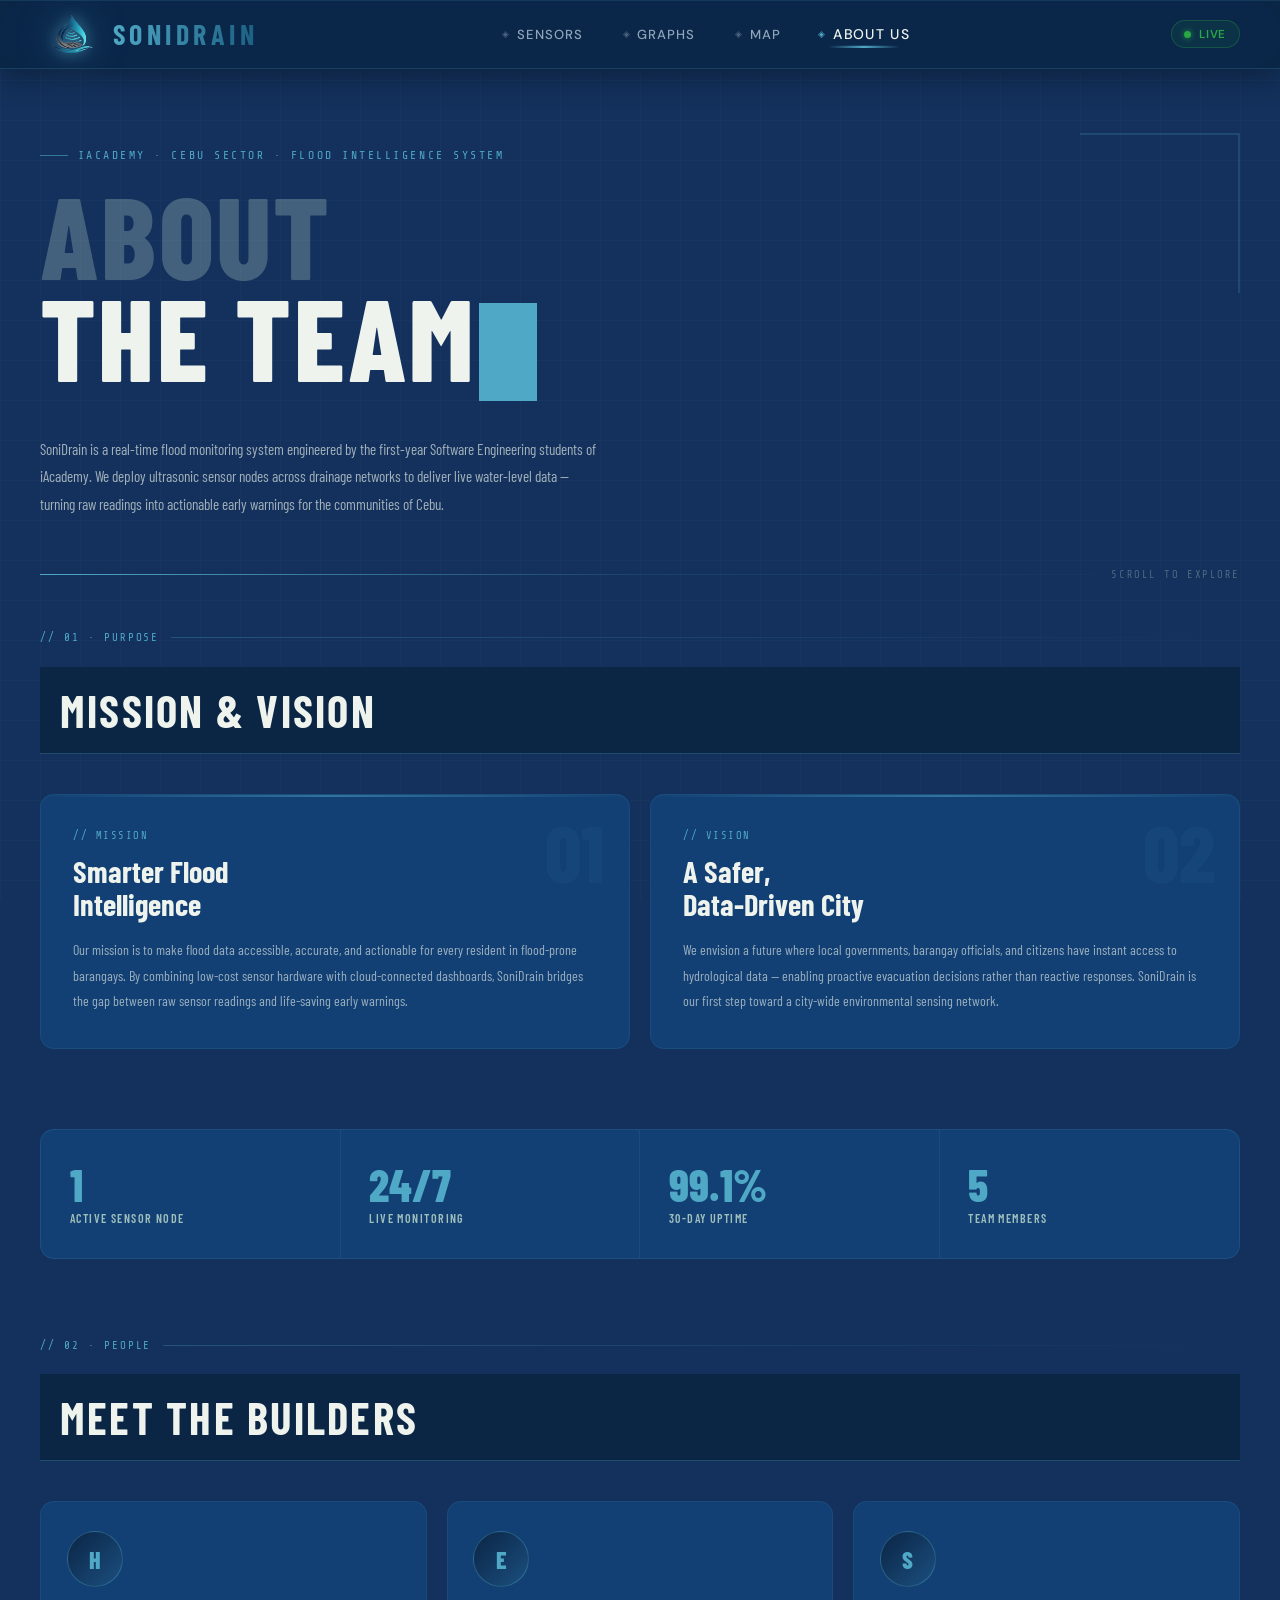
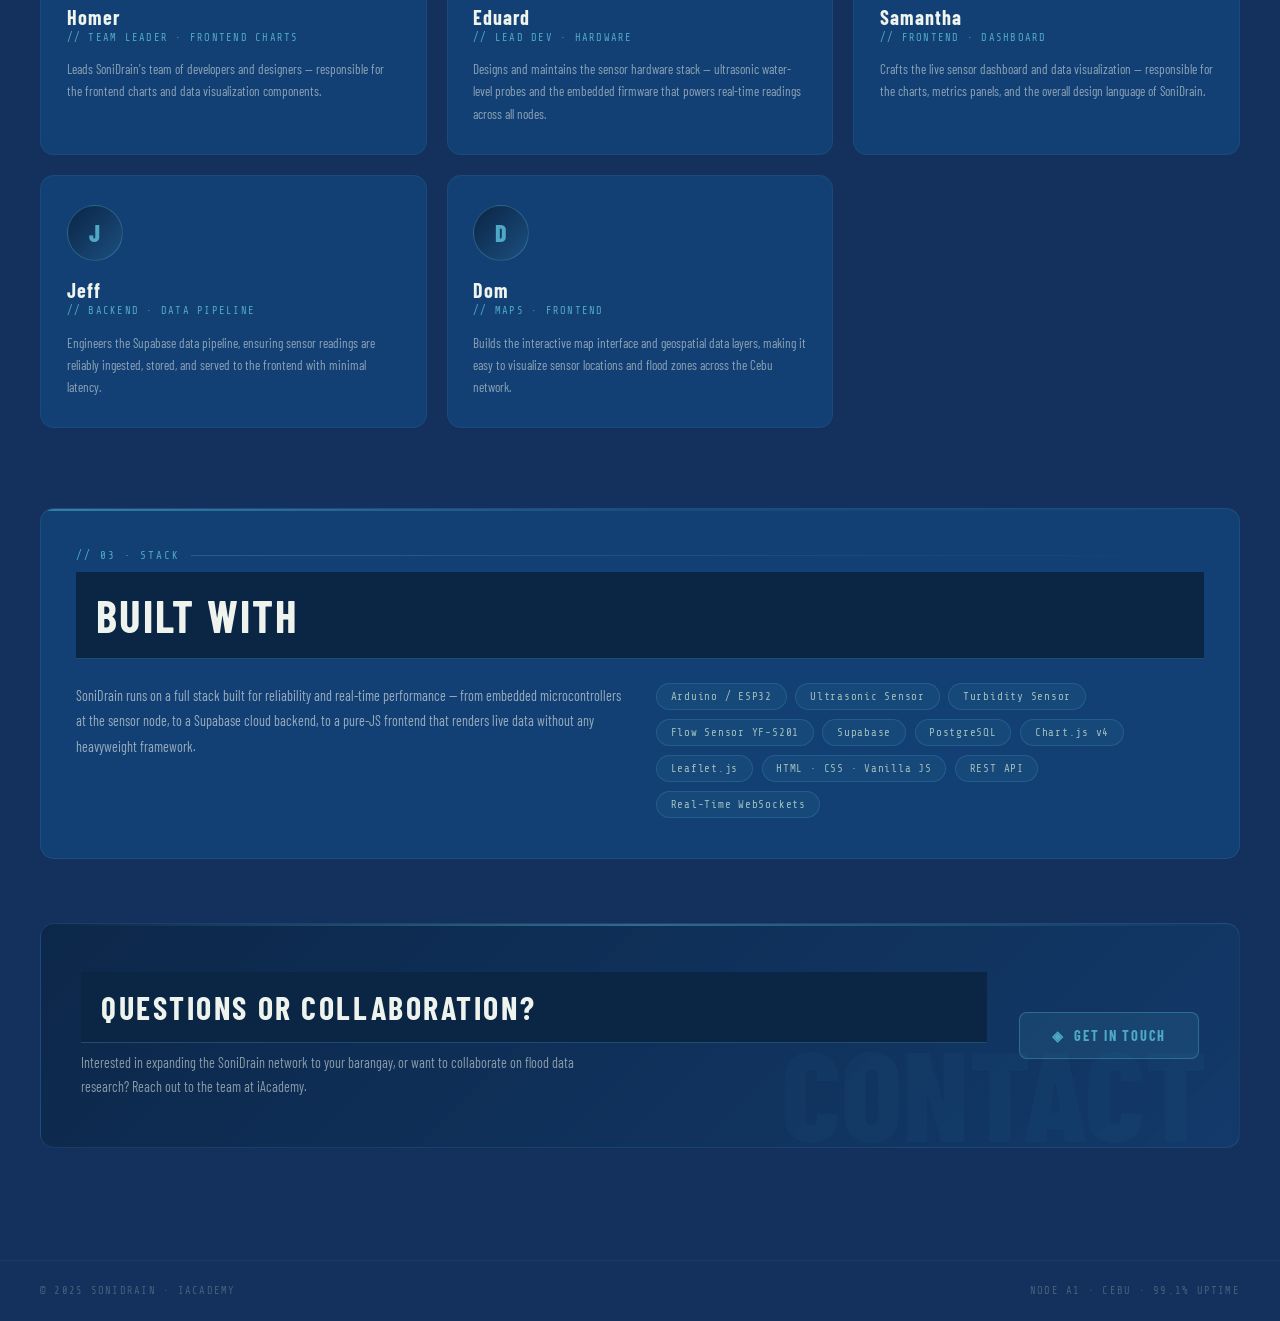
<file: Aboutus.html>
<!DOCTYPE html>
<html lang="en">
<head>
  <meta charset="UTF-8"/>
  <meta name="viewport" content="width=device-width, initial-scale=1.0"/>
  <title>SoniDrain · About Us</title>
  <link href="https://fonts.googleapis.com/css2?family=Barlow+Condensed:wght@400;600;700;800&family=DM+Sans:wght@300;400;500&family=Share+Tech+Mono&display=swap" rel="stylesheet"/>
  <link rel="stylesheet" href="sonidrain.css"/>
</head>
<body>

<div class="scanline"></div>

<!-- ── NAV ── -->
<nav id="mainNav">
  <div class="nav-inner">
    <a class="nav-title" href="index.html">
      <img src="[data-uri]" alt="SoniDrain logo" class="nav-logo"/>
      <span class="nav-brand">SONI<span style="color:var(--muted)">DRAIN</span></span>
    </a>

    <ul class="nav-links" role="list">
      <li><a href="index.html"      class="nav-link"><span class="nav-link-icon">◈</span>Sensors</a></li>
      <li><a href="Testingchart.html" class="nav-link"><span class="nav-link-icon">◈</span>Graphs</a></li>
      <li><a href="Maps.html"         class="nav-link"><span class="nav-link-icon">◈</span>Map</a></li>
      <li><a href="AboutUs.html"      class="nav-link active"><span class="nav-link-icon">◈</span>About Us</a></li>
    </ul>

    <div class="nav-status">
      <span class="status-dot"></span>
      <span class="status-text">Live</span>
    </div>

    <button class="hamburger" id="hamburger" aria-label="Toggle menu" aria-expanded="false">
      <span></span><span></span><span></span>
    </button>
  </div>

  <div class="mobile-menu" id="mobileMenu" aria-hidden="true">
    <a href="index.html"      class="mobile-link"><span class="mobile-link-label">Sensors</span></a>
    <a href="Testingchart.html" class="mobile-link"><span class="mobile-link-label">Graphs</span></a>
    <a href="Maps.html"         class="mobile-link"><span class="mobile-link-label">Map</span></a>
    <div class="mobile-divider"></div>
    <a href="AboutUs.html"      class="mobile-link mobile-link-about"><span class="mobile-link-label">About Us</span></a>
  </div>
</nav>

<!-- ── HERO ── -->
<section class="about-hero">
  <p class="about-eyebrow">iAcademy · Cebu Sector · Flood Intelligence System</p>
  <h1 class="about-headline">
    <span class="h-dim">About</span>
    <span class="h-bright">The Team<span class="cursor-blink"></span></span>
  </h1>
  <p class="about-intro">
    SoniDrain is a real-time flood monitoring system engineered by the first-year Software Engineering students of iAcademy. We deploy ultrasonic sensor nodes across drainage networks to deliver live water-level data — turning raw readings into actionable early warnings for the communities of Cebu.
  </p>
  <div class="about-divider" data-label="SCROLL TO EXPLORE"></div>
</section>

<!-- ── MAIN CONTENT ── -->
<main class="about-main">

  <!-- MISSION & VISION -->
  <section class="mv-section">
    <p class="about-label" style="animation-delay:0.05s">// 01 · Purpose</p>
    <h2 class="about-section-title" style="animation-delay:0.1s">Mission &amp; Vision</h2>

    <div class="mv-grid">
      <div class="mv-card" style="animation-delay:0.15s">
        <span class="mv-bg-num">01</span>
        <p class="mv-tag">// Mission</p>
        <h3 class="mv-title">Smarter Flood<br/>Intelligence</h3>
        <p class="mv-body">Our mission is to make flood data accessible, accurate, and actionable for every resident in flood-prone barangays. By combining low-cost sensor hardware with cloud-connected dashboards, SoniDrain bridges the gap between raw sensor readings and life-saving early warnings.</p>
      </div>
      <div class="mv-card" style="animation-delay:0.25s">
        <span class="mv-bg-num">02</span>
        <p class="mv-tag">// Vision</p>
        <h3 class="mv-title">A Safer,<br/>Data-Driven City</h3>
        <p class="mv-body">We envision a future where local governments, barangay officials, and citizens have instant access to hydrological data — enabling proactive evacuation decisions rather than reactive responses. SoniDrain is our first step toward a city-wide environmental sensing network.</p>
      </div>
    </div>
  </section>

  <!-- STATS STRIP -->
  <div class="about-stats" style="animation-delay:0.3s">
    <div class="stat-cell">
      <span class="stat-num">1</span>
      <span class="stat-lbl">Active Sensor Node</span>
    </div>
    <div class="stat-cell">
      <span class="stat-num">24/7</span>
      <span class="stat-lbl">Live Monitoring</span>
    </div>
    <div class="stat-cell">
      <span class="stat-num">99.1%</span>
      <span class="stat-lbl">30-Day Uptime</span>
    </div>
    <div class="stat-cell">
      <span class="stat-num">5</span>
      <span class="stat-lbl">Team Members</span>
    </div>
  </div>

  <!-- TEAM -->
  <section class="team-section">
    <p class="about-label" style="animation-delay:0.35s">// 02 · People</p>
    <h2 class="about-section-title" style="animation-delay:0.4s">Meet the Builders</h2>

    <div class="about-team-grid">
      <div class="about-team-card" style="animation-delay:0.45s">
        <div class="team-av">H</div>
        <div class="team-nm">Homer</div>
        <div class="team-rl">// Team Leader · Frontend Charts</div>
        <p class="team-bi">Leads SoniDrain's team of developers and designers — responsible for the frontend charts and data visualization components.</p>
      </div>

      <div class="about-team-card" style="animation-delay:0.52s">
        <div class="team-av">E</div>
        <div class="team-nm">Eduard</div>
        <div class="team-rl">// Lead Dev · Hardware</div>
        <p class="team-bi">Designs and maintains the sensor hardware stack — ultrasonic water-level probes and the embedded firmware that powers real-time readings across all nodes.</p>
      </div>

      <div class="about-team-card" style="animation-delay:0.59s">
        <div class="team-av">S</div>
        <div class="team-nm">Samantha</div>
        <div class="team-rl">// Frontend · Dashboard</div>
        <p class="team-bi">Crafts the live sensor dashboard and data visualization — responsible for the charts, metrics panels, and the overall design language of SoniDrain.</p>
      </div>

      <div class="about-team-card" style="animation-delay:0.66s">
        <div class="team-av">J</div>
        <div class="team-nm">Jeff</div>
        <div class="team-rl">// Backend · Data Pipeline</div>
        <p class="team-bi">Engineers the Supabase data pipeline, ensuring sensor readings are reliably ingested, stored, and served to the frontend with minimal latency.</p>
      </div>

      <div class="about-team-card" style="animation-delay:0.73s">
        <div class="team-av">D</div>
        <div class="team-nm">Dom</div>
        <div class="team-rl">// Maps · Frontend</div>
        <p class="team-bi">Builds the interactive map interface and geospatial data layers, making it easy to visualize sensor locations and flood zones across the Cebu network.</p>
      </div>
    </div>
  </section>

  <!-- TECH STACK -->
  <div class="about-tech" style="animation-delay:0.8s">
    <p class="about-label" style="margin-bottom:0.6rem; animation-delay:0s; opacity:1">// 03 · Stack</p>
    <h2 class="about-section-title" style="margin-bottom:1.5rem; animation-delay:0s; opacity:1">Built With</h2>

    <div class="tech-two-col">
      <p class="tech-intro">
        SoniDrain runs on a full stack built for reliability and real-time performance — from embedded microcontrollers at the sensor node, to a Supabase cloud backend, to a pure-JS frontend that renders live data without any heavyweight framework.
      </p>
      <div class="tech-pills">
        <span class="tech-pill">Arduino / ESP32</span>
        <span class="tech-pill">Ultrasonic Sensor</span>
        <span class="tech-pill">Turbidity Sensor</span>
        <span class="tech-pill">Flow Sensor YF-S201</span>
        <span class="tech-pill">Supabase</span>
        <span class="tech-pill">PostgreSQL</span>
        <span class="tech-pill">Chart.js v4</span>
        <span class="tech-pill">Leaflet.js</span>
        <span class="tech-pill">HTML · CSS · Vanilla JS</span>
        <span class="tech-pill">REST API</span>
        <span class="tech-pill">Real-Time WebSockets</span>
      </div>
    </div>
  </div>

  <!-- CTA -->
  <div class="about-cta" style="animation-delay:0.9s">
    <div>
      <h2 class="cta-title">Questions or Collaboration?</h2>
      <p class="cta-sub">Interested in expanding the SoniDrain network to your barangay, or want to collaborate on flood data research? Reach out to the team at iAcademy.</p>
    </div>
    <a href="mailto:sonidrain2026@gmail.com" class="cta-btn">◈&nbsp; Get In Touch</a>
  </div>

</main>

<!-- FOOTER -->
<footer class="about-footer">
  <span>© 2025 SoniDrain · iAcademy</span>
  <span>Node A1 · Cebu · 99.1% Uptime</span>
</footer>

<!-- NAV SCRIPT -->
<script>
  document.addEventListener('DOMContentLoaded', function () {
    var btn    = document.getElementById('hamburger');
    var drawer = document.getElementById('mobileMenu');
    if (!btn || !drawer) return;
    btn.addEventListener('click', function () {
      var isOpen = drawer.classList.toggle('open');
      btn.classList.toggle('open', isOpen);
      btn.setAttribute('aria-expanded', String(isOpen));
      drawer.setAttribute('aria-hidden', String(!isOpen));
    });
    drawer.querySelectorAll('a').forEach(function (link) {
      link.addEventListener('click', function () {
        drawer.classList.remove('open');
        btn.classList.remove('open');
        btn.setAttribute('aria-expanded', 'false');
        drawer.setAttribute('aria-hidden', 'true');
      });
    });
  });
</script>

</body>
</html>
</file>
<file: sonidrain.css>
*, *::before, *::after { box-sizing: border-box; margin: 0; padding: 0; }

/* remove default top margin from headings so sticky nav doesn't create gap */
h1, h2, h3, h4, h5, h6 { margin-top: 0; }

:root {
  --bg: #13315c;
  --surface: #134074;
  --border: #0b2545;
  --accent: #f4e9cd;
  --text: #eef4ed;
  --muted: #9dbebb;
}

 body {
    background: var(--bg);
    color: var(--text);
    font-family: 'DM Sans', sans-serif;
    min-height: 100vh;
    overflow-x: hidden;
    /* allow vertical touch scrolling by default */
    touch-action: pan-y;
  }

  /* Animated background grid */
  body::before {
    content: '';
    position: fixed;
    inset: 0;
    background-image: 
      linear-gradient(rgba(157,190,187,0.03) 1px, transparent 1px),
      linear-gradient(90deg, rgba(157,190,187,0.03) 1px, transparent 1px);
    background-size: 40px 40px;
    pointer-events: none;
    z-index: 0;
  }

/* ── NAV SHELL ── */
nav {
  position: sticky;
  top: 0;
  z-index: 100;
  background: var(--border);
  backdrop-filter: blur(12px);
  border-bottom: 1px solid var(--border);
}

.nav-inner {
  display: flex;
  align-items: center;
  justify-content: space-between;
  padding: 0 2.5rem;
  height: 64px;
}

/* ── TITLE ── */
.nav-title {
  text-decoration: none;
  display: flex;
  align-items: center;
  gap: 0.55rem;
}

.nav-logo {
  height: 40px;
  width: auto;
  display: block;
  filter: drop-shadow(0 0 6px rgba(79, 168, 197, 0.7)) drop-shadow(0 0 14px rgba(79, 168, 197, 0.4));
}

.nav-title-text {
  font-family: 'Barlow Condensed', 'DM Sans', sans-serif;
  font-size: 2.0rem;
  font-weight: 700;
  letter-spacing: 0.12em;
  text-transform: uppercase;
  background: linear-gradient(to right, #4fa8c5, #1a5f82);
  -webkit-background-clip: text;
  -webkit-text-fill-color: transparent;
  background-clip: text;
  filter: drop-shadow(0 0 6px rgba(79, 168, 197, 0.7)) drop-shadow(0 0 14px rgba(79, 168, 197, 0.4));
}

.nav-links { list-style: none; display: flex; align-items: center; gap: 0.15rem; margin: 0; padding: 0; }

/* Nav shell */
nav#mainNav {
  position: sticky;
  top: 0;
  z-index: 200;
  background: rgba(11, 37, 69, 0.92);
  backdrop-filter: blur(20px) saturate(180%);
  -webkit-backdrop-filter: blur(20px) saturate(180%);
  border-bottom: 1px solid rgba(79, 168, 197, 0.2);
  box-shadow: 0 4px 32px rgba(0, 0, 0, 0.4), 0 1px 0 rgba(79, 168, 197, 0.15) inset;
}

/* Inner layout */
nav#mainNav .nav-inner {
  display: flex;
  align-items: center;
  justify-content: space-between;
  padding: 0 2.5rem;
  height: 68px;
  max-width: 1400px;
  margin: 0 auto;
}

/* Brand / logo */
nav#mainNav .nav-title {
  text-decoration: none;
  display: flex;
  align-items: center;
  gap: 0.65rem;
  flex-shrink: 0;
}

nav#mainNav .nav-logo {
  height: 38px;
  width: auto;
  filter: drop-shadow(0 0 8px rgba(79, 168, 197, 0.8)) drop-shadow(0 0 20px rgba(79, 168, 197, 0.35));
  transition: filter 0.3s ease;
}

nav#mainNav .nav-title:hover .nav-logo {
  filter: drop-shadow(0 0 12px rgba(79, 168, 197, 1)) drop-shadow(0 0 28px rgba(79, 168, 197, 0.6));
}

nav#mainNav .nav-brand {
  font-family: 'Barlow Condensed', 'DM Sans', sans-serif;
  font-size: 1.75rem;
  font-weight: 700;
  letter-spacing: 0.16em;
  text-transform: uppercase;
  background: linear-gradient(to right, #4fa8c5, #1a5f82);
  -webkit-background-clip: text;
  -webkit-text-fill-color: transparent;
  background-clip: text;
  line-height: 1;
}

/* Nav links */
nav#mainNav .nav-link {
  position: relative;
  display: flex;
  align-items: center;
  gap: 0.4rem;
  color: rgba(200, 220, 235, 0.7);
  text-decoration: none;
  font-family: 'DM Sans', sans-serif;
  font-size: 0.82rem;
  font-weight: 500;
  letter-spacing: 0.08em;
  text-transform: uppercase;
  padding: 0.55rem 1.1rem;
  border-radius: 6px;
  border: 1px solid transparent;
  transition: color 0.2s, background 0.2s, border-color 0.2s;
}

nav#mainNav .nav-link-icon {
  font-size: 0.55rem;
  opacity: 0.5;
  transition: opacity 0.2s, color 0.2s;
}

nav#mainNav .nav-link:hover,
nav#mainNav .nav-link.active {
  color: #eef4ed;
  transition: color 0.2s, transform 0.2s;
  transform: scale(1.07);
}

nav#mainNav .nav-link:hover .nav-link-icon,
nav#mainNav .nav-link.active .nav-link-icon {
  color: #4fa8c5;
  opacity: 1;
}

/* Animated underline */
nav#mainNav .nav-link::after {
  content: '';
  position: absolute;
  bottom: 5px;
  left: 50%;
  width: 0;
  height: 1.5px;
  background: linear-gradient(90deg, transparent, #4fa8c5, transparent);
  transform: translateX(-50%);
  transition: width 0.3s ease;
  border-radius: 2px;
}

nav#mainNav .nav-link:hover::after,
nav#mainNav .nav-link.active::after {
  width: 55%;
}

/* Live status badge */
nav#mainNav .nav-status {
  display: flex;
  align-items: center;
  gap: 0.5rem;
  margin-left: 1.2rem;
  padding: 0.35rem 0.8rem;
  border-radius: 20px;
  background: rgba(40, 167, 69, 0.1);
  border: 1px solid rgba(40, 167, 69, 0.3);
  flex-shrink: 0;
}

nav#mainNav .status-dot {
  width: 7px;
  height: 7px;
  border-radius: 50%;
  background: #28a745;
  box-shadow: 0 0 6px rgba(40, 167, 69, 0.8);
  animation: pulse-dot 2s ease-in-out infinite;
}

@keyframes pulse-dot {
  0%, 100% { box-shadow: 0 0 4px rgba(40, 167, 69, 0.6); transform: scale(1); }
  50%       { box-shadow: 0 0 10px rgba(40, 167, 69, 1);  transform: scale(1.2); }
}

nav#mainNav .status-text {
  font-family: 'DM Sans', sans-serif;
  font-size: 0.72rem;
  font-weight: 600;
  letter-spacing: 0.06em;
  text-transform: uppercase;
  color: #28a745;
}

/* Hamburger */
nav#mainNav .hamburger {
  display: none;
  flex-direction: column;
  justify-content: center;
  gap: 5px;
  width: 40px;
  height: 40px;
  background: rgba(79, 168, 197, 0.08);
  border: 1px solid rgba(79, 168, 197, 0.25);
  border-radius: 8px;
  cursor: pointer;
  padding: 10px;
  transition: background 0.2s, border-color 0.2s;
}

nav#mainNav .hamburger:hover {
  background: rgba(79, 168, 197, 0.18);
  border-color: rgba(79, 168, 197, 0.5);
}

nav#mainNav .hamburger span {
  display: block;
  height: 1.5px;
  background: #9dbebb;
  border-radius: 2px;
  transition: transform 0.3s ease, opacity 0.3s ease, background 0.2s;
  transform-origin: center;
}

nav#mainNav .hamburger:hover span { background: #4fa8c5; }
nav#mainNav .hamburger.open span:nth-child(1) { transform: translateY(6.5px) rotate(45deg); }
nav#mainNav .hamburger.open span:nth-child(2) { opacity: 0; transform: scaleX(0); }
nav#mainNav .hamburger.open span:nth-child(3) { transform: translateY(-6.5px) rotate(-45deg); }

/* Mobile drawer */
nav#mainNav .mobile-menu {
  display: none;
  flex-direction: column;
  overflow: hidden;
  max-height: 0;
  transition: max-height 0.4s ease, padding 0.4s ease;
  border-top: 1px solid transparent;
  background: rgba(11, 37, 69, 0.97);
  padding: 0 1.5rem;
}

nav#mainNav .mobile-menu.open {
  display: flex;
  max-height: 480px;
  border-top-color: rgba(79, 168, 197, 0.2);
  padding: 0.75rem 1.5rem 1rem;
}

nav#mainNav .mobile-link {
  display: flex;
  align-items: center;
  padding: 0.85rem 0.5rem;
  color: rgba(200, 220, 235, 0.75);
  text-decoration: none;
  font-family: 'DM Sans', sans-serif;
  font-size: 0.9rem;
  font-weight: 500;
  letter-spacing: 0.06em;
  text-transform: uppercase;
  border-bottom: 1px solid rgba(79, 168, 197, 0.1);
  transition: color 0.2s, padding-left 0.2s;
}

nav#mainNav .mobile-link:last-child { border-bottom: none; }

nav#mainNav .mobile-link:hover,
nav#mainNav .mobile-link.active {
  color: #4fa8c5;
  padding-left: 1rem;
}

nav#mainNav .mobile-divider {
  height: 1px;
  background: rgba(79, 168, 197, 0.15);
  margin: 0.25rem 0;
}

nav#mainNav .mobile-link-about { color: rgba(244, 233, 205, 0.7); }
nav#mainNav .mobile-link-about:hover { color: #f4e9cd; }

/* Responsive */
@media (max-width: 720px) {
  nav#mainNav .nav-inner { padding: 0 1.25rem; }
  nav#mainNav .nav-links  { display: none; }
  nav#mainNav .nav-status { display: none; }
  nav#mainNav .hamburger  { display: flex; }
  nav#mainNav .mobile-menu { display: flex; }
}

/*homers code*/
.ctrl-dropdown {
  position: relative;
}

.ctrl-toggle {
  display: flex;
  align-items: center;
  gap: 0.45rem;
  white-space: nowrap;
}

.ctrl-label {
  color: var(--muted);
  font-size: 0.75rem;
  letter-spacing: 0.06em;
  text-transform: uppercase;
  border-right: 1px solid var(--border);
  padding-right: 0.55rem;
  margin-right: 0.1rem;
}

.ctrl-value {
  color: var(--text);
  font-size: 0.875rem;
}

/* ── CTRL DROPDOWN MENU PANEL (base — hidden by default) ── */
.ctrl-menu {
  position: absolute;
  top: calc(100% + 6px);
  left: 0;
  min-width: 160px;
  background: var(--surface);
  border: 1px solid rgba(79, 168, 197, 0.35);
  border-radius: 6px;
  box-shadow: 0 6px 20px rgba(0, 0, 0, 0.5);
  z-index: 300;
  opacity: 0;
  visibility: hidden;
  transform: translateY(-6px);
  transition: opacity 0.15s ease, transform 0.15s ease, visibility 0.15s;
  padding: 4px 0;
}

.ctrl-menu a {
  display: block;
  padding: 1rem 1rem;
  color: var(--text);
  text-decoration: none;
  font-family: 'Barlow Condensed', sans-serif;
  font-size: 0.875rem;
  white-space: nowrap;
  transition: background 0.15s, color 0.15s;
}

.ctrl-menu a:hover {
  background: rgba(79, 168, 197, 0.15);
  color: #4fa8c5;
}

/* add a thin divider between items */
.ctrl-menu a + a {
  border-top: 1px solid var(--border);
}

/* when pointer is over an item, make its divider a pastel blue too */
.ctrl-menu a:hover,
.ctrl-menu a:hover + a {
  border-top-color: rgba(79, 168, 197, 0.3);
}
/* open state — JS toggles this class */
.ctrl-menu.ctrl-open {
  opacity: 1;
  visibility: visible;
  transform: translateY(0);
}

/* ── CTRL TOGGLE BUTTON BASE STYLES ── */
.ctrl-toggle {
  background: var(--bg);
  border: 1px solid var(--border);
  border-radius: 6px;
  padding: 0.5rem 0.5rem;
  cursor: pointer;
  color: var(--text);
  transition: border-color 0.2s;
}

.ctrl-toggle:hover {
  border-color: rgba(79, 168, 197, 0.6);
}

.chevron {
  transition: transform 0.2s ease;
  color: var(--muted);
  flex-shrink: 0;
}

.ctrl-toggle-wrap {
  display: flex;
  align-items: center;
  gap: 0.5rem;
  border: 1px solid var(--border);
  border-radius: 6px;
  padding: 0.5rem 0.9rem;
  background: var(--bg);
  cursor: pointer;
}

.ctrl-toggle-wrap .ctrl-label {
  border-right: none;
  padding-right: 0;
  margin-right: 0;
}

.ctrl-number {
  width: 60px;
  background: transparent;
  border: none;
  color: var(--text);
  font-family: 'Barlow Condensed', sans-serif;
  font-size: 0.875rem;
  outline: none;
  padding: 0;
}

.ctrl-fetch-btn {
  margin-left: 0;
}

.ctrl-dropdown .dropdown-menu {
  z-index: 200;
}
.container {
  background-color: var(--surface);
  padding: 20px;
  border-radius: 8px;
  box-shadow: 0 2px 4px rgba(0,0,0,0.3);
  margin: 24px auto;
  max-width: 960px;
  /* allow children (like charts) to overflow vertically */
  overflow: visible;
  display: flex;
  flex-direction: column;
}

/* ensure chart container and wrapper grow to fit their canvas */
#chartContainer {
  overflow: visible;
  /* maintain sensible baseline height even before chart drawn */
  min-height: clamp(300px, 50vw, 600px);
}

.chart-wrapper {
  /* make sure canvas has room; height already controlled by clamp above */
  width: 100%;
}

.container h1 {
  color: var(--accent);
  margin-bottom: 16px;
  font-family: 'Barlow Condensed', sans-serif;
}

.controls {
  margin-bottom: 20px;
  display: flex;
  flex-wrap: wrap;
  align-items: center;
  gap: 10px;
  padding: 5px 0 0 5px;

}

.controls label {
  color: var(--text);
  font-size: 0.875rem;
}

.controls select,
.controls input[type="number"] {
  padding: 8px 10px;
  border: 1px solid var(--border);
  border-radius: 4px;
  background: var(--bg);
  color: var(--text);
  font-family: 'Barlow Condensed', sans-serif;
  font-size: 0.875rem;
  cursor: pointer;
}

.controls input[type="checkbox"] {
  accent-color: var(--accent);
  width: 16px;
  height: 16px;
  cursor: pointer;
}

.controls button {
  padding: 8px 18px;
  background: var(--bg);
  color: var(--accent);
  border: 1px solid var(--bg);
  border-radius: 4px;
  font-family: 'DM Sans', sans-serif;
  font-size: 0.875rem;
  cursor: pointer;
  transition: background 0.2s, color 0.2s;
}

.controls button:hover {
  background: var(--accent);
  color: var(--bg);
}

#chartContainer {
  position: relative;
  width: 100%;
  height: auto;
  /* ensure parent expands: reserve plenty of vertical space for the chart */
  min-height: clamp(300px, 50vw, 600px);
}

#chartContainer h3 {
  color: var(--muted);
  font-size: 0.8rem;
  margin-bottom: 6px;
}

#output {
  color: var(--muted);
  font-size: 0.75rem;
  max-height: 120px;
  overflow-y: auto;
  background: var(--border);
  padding: 8px;
  border-radius: 4px;
  margin-bottom: 12px;
  white-space: pre-wrap;
  word-break: break-all;
}

.chart-wrapper {
  position: relative;
  width: 100%;
  height: clamp(250px, 45vw, 480px);
}

.chart-wrapper canvas {
  width: 100% !important;
  height: 100% !important;
}

@media (max-width: 600px) {
  .container {
    margin: 5px;
    padding: 14px;
  }

  .chart-wrapper {
    height: clamp(220px, 60vw, 320px);
  }

  .controls {
    flex-direction: column;
    align-items: flex-start;
  }
}

 /*doms page*/
    * { margin: 0; padding: 0; box-sizing: border-box; }

    body {
      background: #13315c;
      color: #eef4ed;
      font-family: 'Barlow Condensed', sans-serif;
    }

    h2 {
      padding: 16px 20px;
      background: #0b2545;
      color: #eef4ed;
      font-size: 1.1rem;
      letter-spacing: 0.08em;
      text-transform: uppercase;
      border-bottom: 1px solid rgba(79, 168, 197, 0.3);
      transition: background 0.15s;
    }

    #map {
      height: 100%;
      width: 100%;
    }

    /* Dark tile overlay to tint OSM tiles toward the brand palette */
    .leaflet-tile-pane {
      filter: hue-rotate(190deg) saturate(0.6) brightness(0.6);
    }

    /* Popup styling */
    .leaflet-popup-content-wrapper {
      background: #134074;
      color: #eef4ed;
      border: 1px solid rgba(79, 168, 197, 0.4);
      border-radius: 6px;
      box-shadow: 0 4px 16px rgba(0,0,0,0.4);
    }
    .leaflet-popup-tip {
      background: #134074;
    }
    .leaflet-popup-content b {
      color: #4fa8c5;
    }
    .leaflet-popup-close-button {
      color: #9dbebb !important;
    }

    /* Layout */
    .container {
      display: flex;
      height: calc(100vh - 68px);
    }
    /* chart layout used for chart page (sidebar + main content) */
    .chart-layout {
      display: flex;
      flex-direction: row;
      height: calc(100vh - 68px);
      width: 100vw;
    }

    /* main content area beside sidebar */
    .chart-layout .main-content {
      flex: 1 1 auto;
      padding: 20px;
      overflow: auto;
    }

    /* make sidebar stack on narrow screens */
    @media (max-width: 900px) {
      .chart-layout {
        flex-direction: column;
        /* remove fixed viewport height so content can scroll naturally */
        height: auto;
        min-height: calc(100vh - 68px - 53px); /* nav + page-header */
      }

      .chart-layout .sidebar {
        width: 100%;
        min-width: 0;
        /* cap sidebar so it doesn't eat the whole screen */
        max-height: 260px;
        padding: 1rem;
        margin: 0 1rem;
        overflow-y: auto;
        border-right: none;
        border-bottom: 1px solid rgba(79,168,197,0.2);
      }

      /* controls wrap into a tighter grid on mobile */
      .chart-layout .controls {
        display: flex;
        flex-wrap: wrap;
        gap: 8px;
        padding: 12px;
      }

      /* each control stretches to fill available row width */
      .chart-layout .ctrl-dropdown,
      .chart-layout .ctrl-toggle-wrap,
      .chart-layout .ctrl-fetch-btn {
        flex: 1 1 calc(50% - 8px);
        min-width: 140px;
      }

      /* Fetch button spans full width for easy tap */
      .chart-layout .ctrl-fetch-btn {
        flex: 1 1 100%;
      }

      /* chart wrapper fills remaining height sensibly */
      .chart-layout .chart-wrapper {
        height: clamp(260px, 55vw, 420px);
      }

      /* give main-content breathing room */
      .chart-layout .main-content {
        padding: 12px;
        overflow: visible;
      }
    }

    /* Extra-small phones */
    @media (max-width: 480px) {
      .chart-layout .sidebar {
        max-height: 220px;
      }

      .chart-layout .ctrl-dropdown,
      .chart-layout .ctrl-toggle-wrap {
        flex: 1 1 100%;
      }

      .chart-layout .chart-wrapper {
        height: clamp(220px, 65vw, 340px);
      }

      .page-header {
        font-size: 1.1rem;
        padding: 10px 14px;
      }
    }


    /* Sidebar (styled like the sensor-panel) */
    .sidebar {
      width: 260px;
      min-width: 260px;
      background: var(--surface);
      border: 1px solid var(--border);
      overflow-y: auto;
      display: flex;
      flex-direction: column;
    }

    .sidebar-title {
      padding: 1rem 1.2rem;
      font-size: 0.75rem;
      font-weight: 600;
      letter-spacing: 0.15em;
      text-transform: uppercase;
      color: var(--muted);
      background: none;
      border-bottom: 1px solid var(--border);
      display: flex;
      align-items: center;
      gap: 0.5rem;
    }

    /* page header for chart view */
    .page-header {
      padding: 16px 20px;
      background: #0b2545;
      color: #eef4ed;
      font-size: 1.1rem;
      letter-spacing: 0.08em;
      text-transform: uppercase;
      border-bottom: 1px solid rgba(79, 168, 197, 0.3);
    }

    .sensor-card {
      padding: 14px 16px;
      border-bottom: 1px solid rgba(79, 168, 197, 0.1);
      cursor: pointer;
      transition: background 0.15s;
    }

    .sensor-card:hover {
      background: rgba(79, 168, 197, 0.08);
    }

    .sensor-card.active {
      background: rgba(79, 168, 197, 0.15);
      border-left: 3px solid #4fa8c5;
    }

    .sensor-card .sensor-name {
      font-size: 0.9rem;
      font-weight: 600;
      color: #eef4ed;
      margin-bottom: 4px;
    }

    .sensor-card .sensor-coords {
      font-size: 0.75rem;
      color: #9dbebb;
      font-family: monospace;
      margin-bottom: 8px;
    }

    .sensor-card .go-btn {
      display: inline-flex;
      align-items: center;
      gap: 5px;
      font-size: 0.7rem;
      color: #4fa8c5;
      text-decoration: none;
      letter-spacing: 0.05em;
      text-transform: uppercase;
      border: 1px solid rgba(79, 168, 197, 0.35);
      padding: 3px 8px;
      border-radius: 3px;
      transition: background 0.15s, color 0.15s;
    }

    .sensor-card .go-btn:hover {
      background: #4fa8c5;
      color: #0b2545;
    }

    /* Attribution */
    .leaflet-control-attribution {
      background: rgba(11, 37, 69, 0.85) !important;
      color: #9dbebb !important;
    }
    .leaflet-control-attribution a {
      color: #4fa8c5 !important;
    }

    /* Zoom controls */
    .leaflet-control-zoom a {
      background: #134074 !important;
      color: #eef4ed !important;
      border-color: rgba(79, 168, 197, 0.3) !important;
    }
    .leaflet-control-zoom a:hover {
      background: #4fa8c5 !important;
      color: #0b2545 !important;
    }

/* ═══════════════════════════════════════════════════════════
   MAP PAGE — Design System
   ═══════════════════════════════════════════════════════════ */

/* Page wrapper (below fixed nav) */
.page-wrapper {
  position: relative;
  z-index: 1;
  display: flex;
  flex-direction: column;
  /* allow wrapper to expand with content */
  min-height: 100vh;
  /* some space under navbar */
  padding-top: 8px;
}

/* Section header strip */
.section-header {
  /* reduce vertical padding to tighten space under the navbar */
  padding: 16px 32px 8px;
  display: flex;
  align-items: flex-end;
  gap: 20px;
}

.section-header h2 {
  font-family: 'Barlow Condensed', sans-serif;
  font-size: clamp(1.8rem, 4vw, 2.8rem);
  font-weight: 700;
  letter-spacing: 0.08em;
  text-transform: uppercase;
  color: #e8f4f8;
  line-height: 1;
}

.section-header h2 span { color: #4fa8c5; }

.section-header .header-rule {
  flex: 1;
  height: 1px;
  background: linear-gradient(90deg, rgba(79,168,197,0.4) 0%, transparent 100%);
  margin-bottom: 6px;
}

.section-header .header-tag {
  font-family: 'Space Mono', monospace;
  font-size: 0.65rem;
  color: #4fa8c5;
  letter-spacing: 0.15em;
  text-transform: uppercase;
  border: 1px solid rgba(79,168,197,0.4);
  padding: 4px 10px;
  border-radius: 4px;
  margin-bottom: 2px;
  white-space: nowrap;
}

/* Map outer container */
.map-container {
  display: flex;
  /* reset flex to let wrapper control page height */
  flex: none;
  margin: 0 24px 24px;
  border-radius: 12px;
  overflow: hidden;
  border: 1px solid rgba(79,168,197,0.15);
  box-shadow:
    0 0 0 1px rgba(79,168,197,0.05),
    0 24px 60px rgba(0,0,0,0.6),
    inset 0 0 80px rgba(79,168,197,0.03);
  min-height: 560px;
}

/* ── Map Sidebar ── */
.map-container .sidebar {
  width: 300px;
  min-width: 260px;
  background: #111e2e;
  display: flex;
  flex-direction: column;
  border-right: 1px solid rgba(79,168,197,0.15);
  position: relative;
  overflow: hidden;
  /* reset any chart-layout overrides */
  height: auto;
  max-height: none;
  border-bottom: none;
}

/* Vertical accent line */
.map-container .sidebar::before {
  content: '';
  position: absolute;
  top: 0; left: 0; bottom: 0;
  width: 3px;
  background: linear-gradient(
    180deg,
    transparent 0%,
    #4fa8c5 30%,
    #4fa8c5 70%,
    transparent 100%
  );
  opacity: 0.6;
  z-index: 1;
}

.map-container .sidebar-title {
  font-family: 'Space Mono', monospace;
  font-size: 0.62rem;
  letter-spacing: 0.20em;
  text-transform: uppercase;
  color: #4fa8c5;
  padding: 20px 20px 14px 24px;
  border-bottom: 1px solid rgba(79,168,197,0.15);
  display: flex;
  align-items: center;
  gap: 10px;
  background: none;
}

.map-container .sidebar-title::before {
  content: '';
  display: inline-block;
  width: 6px; height: 6px;
  border-radius: 50%;
  background: #3ecf8e;
  box-shadow: 0 0 8px #3ecf8e;
  flex-shrink: 0;
  animation: pulse-dot 2s ease-in-out infinite;
}

/* Scroll area */
.sidebar-scroll {
  flex: 1;
  overflow-y: auto;
  padding: 12px 12px 12px 14px;
}

.sidebar-scroll::-webkit-scrollbar { width: 4px; }
.sidebar-scroll::-webkit-scrollbar-track { background: transparent; }
.sidebar-scroll::-webkit-scrollbar-thumb {
  background: rgba(79,168,197,0.4);
  border-radius: 2px;
}

/* ── Sensor Cards (map page) ── */
.map-container .sensor-card {
  background: #162233;
  border: 1px solid rgba(79,168,197,0.15);
  border-radius: 8px;
  padding: 14px 14px 12px;
  margin-bottom: 8px;
  cursor: pointer;
  transition: border-color 0.2s, box-shadow 0.2s, transform 0.15s;
  position: relative;
  overflow: hidden;
  border-left: none; /* reset chart page active style */
}

.map-container .sensor-card::after {
  content: '';
  position: absolute;
  inset: 0;
  background: linear-gradient(135deg, rgba(79,168,197,0.12) 0%, transparent 60%);
  opacity: 0;
  transition: opacity 0.2s;
}

.map-container .sensor-card:hover {
  border-color: rgba(79,168,197,0.4);
  box-shadow: 0 4px 20px rgba(0,0,0,0.4), 0 0 0 1px rgba(79,168,197,0.4);
  transform: translateX(2px);
  background: #162233;
}

.map-container .sensor-card:hover::after { opacity: 1; }

.map-container .sensor-card.active {
  border-color: #4fa8c5;
  box-shadow: 0 0 0 1px #4fa8c5, 0 6px 24px rgba(79,168,197,0.2);
  background: #162233;
}

.map-container .sensor-card.active::after { opacity: 1; }

.map-container .sensor-card .sensor-name {
  font-family: 'Barlow Condensed', sans-serif;
  font-size: 1rem;
  font-weight: 700;
  letter-spacing: 0.06em;
  color: #e8f4f8;
  margin-bottom: 4px;
  position: relative;
  z-index: 1;
}

.sensor-place {
  font-size: 0.72rem;
  color: #8fb8c8;
  font-style: italic;
  margin-bottom: 8px;
  line-height: 1.4;
  position: relative;
  z-index: 1;
}

.map-container .sensor-card .sensor-coords {
  font-family: 'Space Mono', monospace;
  font-size: 0.60rem;
  color: #4a6b7a;
  letter-spacing: 0.05em;
  margin-bottom: 10px;
  position: relative;
  z-index: 1;
}

.map-container .sensor-card .go-btn {
  display: inline-flex;
  align-items: center;
  gap: 6px;
  font-family: 'Space Mono', monospace;
  font-size: 0.58rem;
  letter-spacing: 0.12em;
  text-transform: uppercase;
  color: #4fa8c5;
  border: 1px solid rgba(79,168,197,0.4);
  padding: 4px 10px;
  border-radius: 4px;
  background: rgba(79,168,197,0.12);
  transition: background 0.2s, box-shadow 0.2s;
  position: relative;
  z-index: 1;
}

.map-container .sensor-card:hover .go-btn,
.map-container .sensor-card.active .go-btn {
  background: rgba(79,168,197,0.22);
  box-shadow: 0 0 12px rgba(79,168,197,0.3);
}

/* ── Map pane ── */
#map {
  flex: 1;
  z-index: 1;
  position: relative;
  height: 100%;
  width: 100%;
  /* allow vertical swipes to pass through so page can scroll on touch devices */
  touch-action: pan-y;
}

/* Leaflet dark popup */
.leaflet-popup-content-wrapper {
  background: #111e2e !important;
  border: 1px solid rgba(79,168,197,0.4) !important;
  border-radius: 8px !important;
  box-shadow: 0 8px 32px rgba(0,0,0,0.5) !important;
  color: #e8f4f8 !important;
  font-family: 'DM Sans', sans-serif !important;
  font-size: 0.82rem !important;
}

.leaflet-popup-tip { background: #111e2e !important; }

.leaflet-popup-content b {
  font-family: 'Barlow Condensed', sans-serif !important;
  font-size: 1rem !important;
  letter-spacing: 0.05em !important;
  color: #4fa8c5 !important;
}

.leaflet-control-zoom a {
  background: #111e2e !important;
  color: #4fa8c5 !important;
  border-color: rgba(79,168,197,0.4) !important;
  transition: background 0.2s !important;
}

.leaflet-control-zoom a:hover {
  background: #162233 !important;
  box-shadow: 0 0 10px rgba(79,168,197,0.3) !important;
}

.leaflet-control-attribution {
  background: rgba(11,22,36,0.75) !important;
  color: #4a6b7a !important;
  font-size: 0.55rem !important;
  backdrop-filter: blur(4px);
}

.leaflet-control-attribution a { color: #4fa8c5 !important; }

/* ── Responsive ── */
@media (max-width: 700px) {
  .map-container {
    flex-direction: column;
    margin: 0 12px 16px;
    min-height: 520px;
  }

  .map-container .sidebar {
    width: 100%;
    min-width: unset;
    border-right: none;
    border-bottom: 1px solid rgba(79,168,197,0.15);
    max-height: 240px;
  }

  .sidebar-scroll {
    display: flex;
    flex-direction: row;
    gap: 8px;
    padding: 10px 12px;
    overflow-x: auto;
    overflow-y: hidden;
  }

  .map-container .sensor-card {
    min-width: 200px;
    margin-bottom: 0;
  }

  .section-header { padding: 12px 16px 8px; }
}

/*dreaded sensors page*/
 main {
    position: relative;
    z-index: 1;
    padding: 2rem;
    max-width: 1400px;
    margin: 0 auto;
  }

  /* PAGE TITLE */
  .page-header {
    display: flex;
    align-items: flex-start;
    justify-content: space-between;
    margin-bottom: 2rem;
    animation: fadeSlideIn 0.6s ease forwards;
  }

  @keyframes fadeSlideIn {
    from { opacity: 0; transform: translateY(-12px); }
    to { opacity: 1; transform: translateY(0); }
  }

  .page-title {
    font-family: 'Barlow Condensed', sans-serif;
    font-size: 1rem;
    font-weight: 600;
    letter-spacing: 0.15em;
    color: var(--muted);
    text-transform: uppercase;
    margin-bottom: 4px;
  }

  .network-name {
    font-family: 'Barlow Condensed', sans-serif;
    font-size: 2.2rem;
    font-weight: 700;
    letter-spacing: 0.05em;
    line-height: 1;
  }

  .network-name span { color: var(--muted); }

  .update-info {
    font-size: 0.75rem;
    color: var(--muted);
    margin-top: 6px;
    font-family: 'Share Tech Mono', monospace;
  }

  .uptime-block {
    text-align: right;
  }

  .uptime-value {
    font-family: 'Barlow Condensed', sans-serif;
    font-size: 3rem;
    font-weight: 700;
    color: var(--muted);
    line-height: 1;
  }

  .uptime-label {
    font-size: 0.7rem;
    color: var(--muted);
    letter-spacing: 0.1em;
    text-transform: uppercase;
    margin-top: 4px;
  }

  /* STAT CARDS ROW */
  .stats-row {
    display: grid;
    grid-template-columns: repeat(5, 1fr);
    gap: 1rem;
    margin-bottom: 2rem;
    animation: fadeSlideIn 0.6s ease 0.1s both;
  }

  .stat-card {
    background: var(--surface);
    border: 1px solid var(--border);
    border-radius: 10px;
    padding: 1rem 1.2rem;
    position: relative;
    overflow: hidden;
    transition: border-color 0.3s, box-shadow 0.3s;
  }

  .stat-card::before {
    content: '';
    position: absolute;
    top: 0; left: 0; right: 0;
    height: 2px;
    background: linear-gradient(90deg, transparent, var(--cyan), transparent);
    opacity: 0.5;
  }

  .stat-card:hover {
    border-color: var(--border-bright);
    box-shadow: var(--glow);
  }

  .stat-label {
    font-size: 0.68rem;
    letter-spacing: 0.12em;
    text-transform: uppercase;
    color: var(--muted);
    margin-bottom: 6px;
    font-family: 'Barlow Condensed', sans-serif;
    font-weight: 600;
  }

  .stat-value {
    font-family: 'Barlow Condensed', sans-serif;
    font-size: 2rem;
    font-weight: 700;
    line-height: 1;
  }

  .stat-value.online { color: #9dbebb; }
  .stat-value.alert { color: var(--accent); }
  .stat-value.offline { color: #ef5350; }
  .stat-value.temp { color: var(--muted); }
  .stat-value.humidity { color: var(--muted); }

  /* MAIN GRID */
  .main-grid {
    display: grid;
    grid-template-columns: 340px 1fr;
    gap: 1.5rem;
    animation: fadeSlideIn 0.6s ease 0.2s both;
  }

  /* SENSOR PANEL */
  .sensor-panel {
    background: var(--surface);
    border: 1px solid var(--border);
    border-radius: 12px;
    overflow: hidden;
    display: flex;
    flex-direction: column;
  }

  .panel-header {
    padding: 1rem 1.2rem;
    border-bottom: 1px solid var(--border);
    font-family: 'Barlow Condensed', sans-serif;
    font-size: 0.75rem;
    font-weight: 600;
    letter-spacing: 0.15em;
    color: var(--muted);
    text-transform: uppercase;
    display: flex;
    align-items: center;
    gap: 8px;
  }

  .panel-header::before {
    content: '//';
    color: var(--muted);
    opacity: 0.7;
  }

  /* SENSOR CARD */
  .sensor-card {
    margin: 1.2rem;
    background: var(--border-col);
    border: 1px solid rgba(157,190,187,0.2);
    border-radius: 10px;
    overflow: hidden;
    position: relative;
  }

  .sensor-card-header {
    padding: 0.9rem 1rem;
    display: flex;
    align-items: center;
    justify-content: space-between;
    border-bottom: 1px solid var(--border);
  }

  .sensor-name {
    font-family: 'Barlow Condensed', sans-serif;
    font-size: 1.1rem;
    font-weight: 700;
    letter-spacing: 0.05em;
    color: var(--muted);
  }

  .node-id {
    font-family: 'Share Tech Mono', monospace;
    font-size: 0.7rem;
    color: var(--muted);
    margin-top: 2px;
  }

  .status-badge {
    font-family: 'Barlow Condensed', sans-serif;
    font-size: 0.7rem;
    font-weight: 700;
    letter-spacing: 0.1em;
    padding: 3px 10px;
    border-radius: 20px;
    text-transform: uppercase;
  }

  .status-badge.online {
    background: rgba(78,223,155,0.15);
    border: 1px solid rgba(78,223,155,0.4);
    color: #9dbebb;
  }

  .sensor-metrics {
    padding: 1rem;
    display: grid;
    grid-template-columns: 1fr 1fr;
    gap: 0.8rem;
  }

  .metric {
    background: rgba(10,22,40,0.6);
    border-radius: 8px;
    padding: 0.8rem;
  }

  .metric-icon {
    font-size: 1rem;
    margin-bottom: 4px;
    opacity: 0.8;
  }

  .metric-label {
    font-size: 0.65rem;
    letter-spacing: 0.1em;
    text-transform: uppercase;
    color: var(--muted);
    font-family: 'Barlow Condensed', sans-serif;
    font-weight: 600;
  }

  .metric-value {
    font-family: 'Barlow Condensed', sans-serif;
    font-size: 1.6rem;
    font-weight: 700;
    line-height: 1.1;
    color: var(--text);
  }

  .metric-bar {
    height: 3px;
    background: rgba(255,255,255,0.1);
    border-radius: 2px;
    margin-top: 8px;
    overflow: hidden;
  }

  .metric-bar-fill {
    height: 100%;
    border-radius: 2px;
    transition: width 1s ease;
  }

  .metric-bar-fill.temp { background: linear-gradient(90deg, var(--cyan), var(--muted)); }
  .metric-bar-fill.humidity { background: linear-gradient(90deg, #9dbebb, #b8d8d8); }
  .metric-bar-fill.pm25 { background: linear-gradient(90deg, var(--muted), #9dbebb); }
  .metric-bar-fill.water { background: linear-gradient(90deg, #1a6fa8, var(--cyan)); }

  .sensor-footer {
    padding: 0.8rem 1rem;
    border-top: 1px solid var(--border);
    display: flex;
    align-items: center;
    justify-content: space-between;
    font-family: 'Share Tech Mono', monospace;
    font-size: 0.7rem;
    color: var(--muted);
  }

  .signal-info {
    display: flex;
    align-items: center;
    gap: 6px;
  }

  /* LOCATION INFO */
  .right-panel {
    display: flex;
    flex-direction: column;
    gap: 1.5rem;
  }

  .right-panel .charts-row {
    flex: 1;
  }

  .right-panel .chart-card {
    height: 100%;
  }

  /* CHARTS ROW */
  .charts-row {
    display: grid;
    grid-template-columns: 1fr 1fr;
    gap: 1.5rem;
  }

  .chart-card {
    background: var(--surface);
    border: 1px solid var(--border);
    border-radius: 12px;
    overflow: hidden;
    padding-bottom: 1rem;
  }

  .chart-title {
    padding: 0.9rem 1.2rem;
    border-bottom: 1px solid var(--border);
    font-family: 'Barlow Condensed', sans-serif;
    font-size: 0.75rem;
    font-weight: 600;
    letter-spacing: 0.15em;
    color: var(--muted);
    text-transform: uppercase;
    display: flex;
    align-items: center;
    gap: 8px;
  }

  .chart-title::before { content: '//'; color: var(--muted); opacity: 0.7; }

  canvas {
    display: block;
    padding: 0.5rem 1rem 0;
    width: 100% !important;
  }

  /* Scrollbar */
  ::-webkit-scrollbar { width: 6px; }
  ::-webkit-scrollbar-track { background: var(--bg); }
  ::-webkit-scrollbar-thumb { background: var(--border-col); border-radius: 3px; }

  /* Animations */
  .sensor-card { animation: cardIn 0.5s ease 0.3s both; }
  @keyframes cardIn {
    from { opacity: 0; transform: translateX(-10px); }
    to { opacity: 1; transform: translateX(0); }
  }

  .timestamp {
    font-family: 'Share Tech Mono', monospace;
    font-size: 0.72rem;
    color: var(--muted);
  }
/* --- STATS ROW: collapse to 1 column on phones --- */
@media (max-width: 768px) {
  .stats-row {
    grid-template-columns: repeat(3, 1fr);
    gap: 0.6rem;
  }
}

@media (max-width: 480px) {
  .stats-row {
    grid-template-columns: repeat(2, 1fr);
  }
  .stats-row .stat-card:last-child {
    grid-column: span 2;
  }
}

/* --- PAGE HEADER: stack vertically on mobile --- */
@media (max-width: 768px) {
  main {
    padding: 1rem;
  }

  .page-header {
    flex-direction: column;
    align-items: flex-start;
    gap: 0.75rem;
    margin-bottom: 1.25rem;
  }

  .network-name {
    font-size: 1.6rem;
  }

  .uptime-block {
    text-align: left;
    display: flex;
    align-items: baseline;
    gap: 0.5rem;
    flex-wrap: wrap;
  }

  .uptime-value {
    font-size: 2rem;
  }

  .uptime-label {
    font-size: 0.65rem;
  }

  .timestamp {
    font-size: 0.65rem;
    width: 100%;
  }
}

/* --- MAIN GRID: single column on tablet/mobile --- */
@media (max-width: 900px) {
  .main-grid {
    grid-template-columns: 1fr;
    gap: 1rem;
  }

  /* Chart comes first on mobile (more important) */
  .right-panel {
    order: -1;
  }

  .sensor-panel {
    order: 1;
  }
}

/* --- CHARTS ROW: single column on small screens --- */
@media (max-width: 600px) {
  .charts-row {
    grid-template-columns: 1fr;
    gap: 1rem;
  }
}

/* --- CHART CARD: ensure canvas is visible and responsive --- */
@media (max-width: 768px) {
  .chart-card canvas {
    min-height: 200px;
    height: auto !important;
    max-height: 260px;
  }

  .chart-card {
    overflow: visible;
  }
}

/* --- SENSOR METRICS: 2-col grid that wraps cleanly --- */
@media (max-width: 480px) {
  .sensor-metrics {
    grid-template-columns: 1fr 1fr;
    gap: 0.6rem;
    padding: 0.75rem;
  }

  .metric-value {
    font-size: 1.3rem;
  }

  .stat-card {
    padding: 0.75rem 0.9rem;
  }

  .stat-value {
    font-size: 1.6rem;
  }
}

/* --- NAV: already has @media 720px in CSS, 
   this ensures hamburger layout is tight --- */
@media (max-width: 720px) {
  nav#mainNav .nav-inner {
    padding: 0 1rem;
    height: 58px;
  }

  nav#mainNav .nav-brand {
    font-size: 1.4rem;
  }

  nav#mainNav .nav-logo {
    height: 30px;
  }
}

/* --- MOBILE MENU open state: ensure full display --- */
@media (max-width: 720px) {

  nav#mainNav .hamburger {
    display: flex;
  }
}

/* --- Chart.js canvas responsive fix --- */
canvas {
  max-width: 100%;
}

#waterChart {
  width: 100% !important;
  height: auto !important;
  max-height: 280px;
}

/* ══════════════════════════════════════════════════════════════
   ABOUT US PAGE
   ══════════════════════════════════════════════════════════════ */

/* ── Scanline overlay ── */
.scanline {
  position: fixed;
  top: 0; left: 0; right: 0;
  height: 3px;
  background: linear-gradient(180deg, transparent, rgba(79,168,197,0.06), transparent);
  animation: about-scanline 8s linear infinite;
  pointer-events: none;
  z-index: 1;
}

@keyframes about-scanline {
  0%   { transform: translateY(-100%); }
  100% { transform: translateY(100vh); }
}

@keyframes about-fadeUp {
  from { opacity: 0; transform: translateY(20px); }
  to   { opacity: 1; transform: translateY(0); }
}

@keyframes about-blink {
  0%, 100% { opacity: 1; }
  50%       { opacity: 0; }
}

@keyframes about-pulseRing {
  0%   { box-shadow: 0 0 0 0 rgba(79,168,197,0.4); }
  70%  { box-shadow: 0 0 0 12px rgba(79,168,197,0); }
  100% { box-shadow: 0 0 0 0 rgba(79,168,197,0); }
}

/* ── Radial glow behind hero ── */
body.about-page::after {
  content: '';
  position: fixed;
  top: -200px; left: 50%;
  transform: translateX(-50%);
  width: 900px; height: 600px;
  background: radial-gradient(ellipse at center, rgba(79,168,197,0.07) 0%, transparent 70%);
  pointer-events: none;
  z-index: 0;
}

/* ── HERO ── */
.about-hero {
  position: relative;
  z-index: 2;
  max-width: 1280px;
  margin: 0 auto;
  padding: 5rem 2.5rem 3.5rem;
}

.about-hero::after {
  content: '';
  position: absolute;
  top: 4rem; right: 2.5rem;
  width: 160px; height: 160px;
  border-top: 2px solid rgba(79,168,197,0.2);
  border-right: 2px solid rgba(79,168,197,0.2);
  pointer-events: none;
}

.about-eyebrow {
  font-family: 'Share Tech Mono', monospace;
  font-size: 0.72rem;
  letter-spacing: 0.22em;
  color: #4fa8c5;
  text-transform: uppercase;
  margin-bottom: 1.4rem;
  opacity: 0;
  animation: about-fadeUp 0.5s ease 0.05s forwards;
  display: flex;
  align-items: center;
  gap: 0.6rem;
}

.about-eyebrow::before {
  content: '';
  display: inline-block;
  width: 28px; height: 1px;
  background: #4fa8c5;
  opacity: 0.6;
}

.about-headline {
  font-family: 'Barlow Condensed', sans-serif;
  font-size: clamp(3.5rem, 9vw, 7.5rem);
  font-weight: 800;
  text-transform: uppercase;
  letter-spacing: 0.02em;
  line-height: 0.88;
  opacity: 0;
  animation: about-fadeUp 0.55s ease 0.15s forwards;
}

.about-headline .h-dim    { color: rgba(157,190,187,0.35); display: block; }
.about-headline .h-bright { color: #eef4ed; display: block; }

.cursor-blink {
  display: inline-block;
  width: 0.5em; height: 0.85em;
  background: #4fa8c5;
  margin-left: 4px;
  vertical-align: middle;
  animation: about-blink 1s step-end infinite;
}

.about-intro {
  margin-top: 2.2rem;
  max-width: 560px;
  font-size: 0.95rem;
  line-height: 1.8;
  color: rgba(238,244,237,0.65);
  opacity: 0;
  animation: about-fadeUp 0.55s ease 0.28s forwards;
}

.about-divider {
  margin-top: 3.5rem;
  position: relative;
  height: 1px;
  background: linear-gradient(90deg, #4fa8c5, rgba(79,168,197,0.15), transparent);
  opacity: 0;
  animation: about-fadeUp 0.5s ease 0.38s forwards;
}

.about-divider::after {
  content: attr(data-label);
  position: absolute;
  right: 0; top: 50%;
  transform: translateY(-50%);
  font-family: 'Share Tech Mono', monospace;
  font-size: 0.65rem;
  letter-spacing: 0.15em;
  color: rgba(157,190,187,0.4);
  text-transform: uppercase;
  background: var(--bg);
  padding-left: 1rem;
}

/* ── MAIN ── */
.about-main {
  position: relative;
  z-index: 2;
  max-width: 1280px;
  margin: 0 auto;
  padding: 0 2.5rem 7rem;
}

/* ── SECTION LABEL ── */
.about-label {
  font-family: 'Share Tech Mono', monospace;
  font-size: 0.68rem;
  letter-spacing: 0.18em;
  color: #4fa8c5;
  text-transform: uppercase;
  display: flex;
  align-items: center;
  gap: 0.7rem;
  margin-bottom: 1.4rem;
  opacity: 0;
  animation: about-fadeUp 0.5s ease forwards;
}

.about-label::after {
  content: '';
  flex: 1; height: 1px;
  background: linear-gradient(90deg, rgba(79,168,197,0.3), transparent);
}

.about-section-title {
  font-family: 'Barlow Condensed', sans-serif;
  font-size: clamp(1.8rem, 3.5vw, 2.8rem);
  font-weight: 700;
  letter-spacing: 0.05em;
  text-transform: uppercase;
  color: #eef4ed;
  margin-bottom: 2.5rem;
  opacity: 0;
  animation: about-fadeUp 0.5s ease forwards;
}

/* ── MISSION / VISION ── */
.mv-section { margin-bottom: 5rem; }

.mv-grid {
  display: grid;
  grid-template-columns: 1fr 1fr;
  gap: 1.25rem;
}

.mv-card {
  background: var(--surface);
  border: 1px solid rgba(79,168,197,0.12);
  border-radius: 14px;
  padding: 2.2rem 2rem;
  position: relative;
  overflow: hidden;
  opacity: 0;
  animation: about-fadeUp 0.5s ease forwards;
  transition: border-color 0.3s, box-shadow 0.3s;
}

.mv-card:hover {
  border-color: rgba(79,168,197,0.35);
  box-shadow: 0 0 32px rgba(79,168,197,0.18);
}

.mv-card::before {
  content: '';
  position: absolute;
  top: 0; left: 0; right: 0;
  height: 2px;
  background: linear-gradient(90deg, transparent, #4fa8c5, transparent);
  opacity: 0.5;
}

.mv-bg-num {
  font-family: 'Barlow Condensed', sans-serif;
  font-size: 5rem;
  font-weight: 800;
  color: rgba(79,168,197,0.06);
  line-height: 1;
  position: absolute;
  top: 1rem; right: 1.5rem;
  pointer-events: none;
  user-select: none;
}

.mv-tag {
  font-family: 'Share Tech Mono', monospace;
  font-size: 0.65rem;
  letter-spacing: 0.15em;
  color: #4fa8c5;
  text-transform: uppercase;
  margin-bottom: 0.8rem;
}

.mv-title {
  font-family: 'Barlow Condensed', sans-serif;
  font-size: 1.9rem;
  font-weight: 700;
  color: #eef4ed;
  line-height: 1.1;
  margin-bottom: 1rem;
}

.mv-body {
  font-size: 0.875rem;
  line-height: 1.8;
  color: rgba(238,244,237,0.62);
}

/* ── STATS STRIP ── */
.about-stats {
  display: grid;
  grid-template-columns: repeat(4, 1fr);
  border: 1px solid rgba(79,168,197,0.15);
  border-radius: 14px;
  overflow: hidden;
  background: var(--surface);
  margin-bottom: 5rem;
  opacity: 0;
  animation: about-fadeUp 0.5s ease forwards;
}

.stat-cell {
  padding: 2rem 1.8rem;
  border-right: 1px solid rgba(79,168,197,0.1);
  position: relative;
}

.stat-cell:last-child { border-right: none; }

.stat-cell::after {
  content: '';
  position: absolute;
  bottom: 0; left: 1.8rem; right: 1.8rem;
  height: 1px;
  background: linear-gradient(90deg, #4fa8c5, transparent);
  opacity: 0;
  transition: opacity 0.3s;
}

.stat-cell:hover::after { opacity: 0.4; }

.stat-num {
  font-family: 'Barlow Condensed', sans-serif;
  font-size: 2.8rem;
  font-weight: 800;
  color: #4fa8c5;
  line-height: 1;
  display: block;
}

.stat-lbl {
  font-family: 'Barlow Condensed', sans-serif;
  font-size: 0.75rem;
  font-weight: 600;
  letter-spacing: 0.12em;
  text-transform: uppercase;
  color: #9dbebb;
  margin-top: 6px;
}

/* ── TEAM ── */
.team-section { margin-bottom: 5rem; }

.about-team-grid {
  display: grid;
  grid-template-columns: repeat(3, 1fr);
  gap: 1.25rem;
}

.about-team-card {
  background: var(--surface);
  border: 1px solid rgba(79,168,197,0.1);
  border-radius: 14px;
  padding: 1.8rem 1.6rem;
  position: relative;
  overflow: hidden;
  opacity: 0;
  animation: about-fadeUp 0.5s ease forwards;
  transition: border-color 0.3s, box-shadow 0.3s, transform 0.3s;
  cursor: default;
}

.about-team-card:hover {
  border-color: rgba(79,168,197,0.4);
  box-shadow: 0 8px 40px rgba(79,168,197,0.12);
  transform: translateY(-5px);
}

.about-team-card::before {
  content: '';
  position: absolute;
  bottom: 0; left: 0; right: 0;
  height: 2px;
  background: linear-gradient(90deg, transparent, #4fa8c5, transparent);
  opacity: 0;
  transition: opacity 0.3s;
}

.about-team-card:hover::before { opacity: 0.5; }

/* last 5th card center */
.about-team-card:last-child:nth-child(3n+2) { grid-column: 2; }

.team-av {
  width: 56px; height: 56px;
  border-radius: 50%;
  background: linear-gradient(135deg, var(--border), rgba(79,168,197,0.15));
  border: 1.5px solid rgba(79,168,197,0.35);
  display: flex;
  align-items: center;
  justify-content: center;
  font-family: 'Barlow Condensed', sans-serif;
  font-size: 1.5rem;
  font-weight: 800;
  color: #4fa8c5;
  margin-bottom: 1.1rem;
  animation: about-pulseRing 3s ease-in-out infinite;
}

.about-team-card:nth-child(2) .team-av { animation-delay: 0.6s; }
.about-team-card:nth-child(3) .team-av { animation-delay: 1.2s; }
.about-team-card:nth-child(4) .team-av { animation-delay: 1.8s; }
.about-team-card:nth-child(5) .team-av { animation-delay: 2.4s; }

.team-nm {
  font-family: 'Barlow Condensed', sans-serif;
  font-size: 1.25rem;
  font-weight: 700;
  letter-spacing: 0.05em;
  color: #eef4ed;
  margin-bottom: 3px;
}

.team-rl {
  font-family: 'Share Tech Mono', monospace;
  font-size: 0.65rem;
  letter-spacing: 0.12em;
  color: #4fa8c5;
  text-transform: uppercase;
  margin-bottom: 0.9rem;
}

.team-bi {
  font-size: 0.82rem;
  line-height: 1.7;
  color: rgba(238,244,237,0.55);
}

/* ── TECH STACK ── */
.about-tech {
  background: var(--surface);
  border: 1px solid rgba(79,168,197,0.14);
  border-radius: 14px;
  padding: 2.5rem 2.2rem;
  margin-bottom: 4rem;
  position: relative;
  overflow: hidden;
  opacity: 0;
  animation: about-fadeUp 0.5s ease forwards;
}

.about-tech::before {
  content: '';
  position: absolute;
  top: 0; left: 0; right: 0;
  height: 2px;
  background: linear-gradient(90deg, #4fa8c5, rgba(79,168,197,0.2), transparent);
  opacity: 0.6;
}

.tech-two-col {
  display: grid;
  grid-template-columns: 1fr 1fr;
  gap: 2rem;
  align-items: start;
}

.tech-intro {
  font-size: 0.88rem;
  line-height: 1.8;
  color: rgba(238,244,237,0.6);
}

.tech-pills {
  display: flex;
  flex-wrap: wrap;
  gap: 0.55rem;
}

.tech-pill {
  font-family: 'Share Tech Mono', monospace;
  font-size: 0.68rem;
  letter-spacing: 0.07em;
  padding: 0.38rem 0.85rem;
  background: rgba(79,168,197,0.08);
  border: 1px solid rgba(79,168,197,0.22);
  border-radius: 20px;
  color: #9dbebb;
  transition: background 0.2s, color 0.2s, border-color 0.2s, transform 0.2s;
  cursor: default;
}

.tech-pill:hover {
  background: rgba(79,168,197,0.2);
  color: #eef4ed;
  border-color: rgba(79,168,197,0.5);
  transform: translateY(-2px);
}

/* ── CTA ── */
.about-cta {
  border: 1px solid rgba(79,168,197,0.18);
  border-radius: 14px;
  padding: 3rem 2.5rem;
  background: linear-gradient(135deg, rgba(11,37,69,0.8) 0%, rgba(19,64,116,0.6) 100%);
  display: grid;
  grid-template-columns: 1fr auto;
  align-items: center;
  gap: 2rem;
  opacity: 0;
  animation: about-fadeUp 0.5s ease forwards;
  position: relative;
  overflow: hidden;
}

.about-cta::before {
  content: '';
  position: absolute;
  top: 0; left: 0; right: 0;
  height: 2px;
  background: linear-gradient(90deg, transparent, #4fa8c5, transparent);
  opacity: 0.5;
}

.about-cta::after {
  content: 'CONTACT';
  position: absolute;
  right: 2rem; bottom: -0.5rem;
  font-family: 'Barlow Condensed', sans-serif;
  font-size: 8rem;
  font-weight: 800;
  color: rgba(79,168,197,0.04);
  pointer-events: none;
  user-select: none;
  line-height: 1;
}

.cta-title {
  font-family: 'Barlow Condensed', sans-serif;
  font-size: clamp(1.5rem, 3vw, 2rem);
  font-weight: 700;
  color: #eef4ed;
  margin-bottom: 0.5rem;
}

.cta-sub {
  font-size: 0.88rem;
  color: rgba(238,244,237,0.55);
  line-height: 1.7;
  max-width: 500px;
}

.cta-btn {
  display: inline-flex;
  align-items: center;
  gap: 0.6rem;
  padding: 0.9rem 2rem;
  background: rgba(79,168,197,0.12);
  border: 1px solid rgba(79,168,197,0.4);
  border-radius: 8px;
  color: #4fa8c5;
  font-family: 'Barlow Condensed', sans-serif;
  font-size: 0.9rem;
  font-weight: 700;
  letter-spacing: 0.12em;
  text-transform: uppercase;
  text-decoration: none;
  white-space: nowrap;
  transition: background 0.25s, border-color 0.25s, color 0.25s, transform 0.25s, box-shadow 0.25s;
  position: relative;
  z-index: 1;
}

.cta-btn:hover {
  background: rgba(79,168,197,0.25);
  border-color: #4fa8c5;
  color: #eef4ed;
  transform: translateY(-3px);
  box-shadow: 0 8px 24px rgba(79,168,197,0.25);
}

/* ── FOOTER ── */
.about-footer {
  position: relative;
  z-index: 2;
  border-top: 1px solid rgba(79,168,197,0.1);
  padding: 1.5rem 2.5rem;
  max-width: 1280px;
  margin: 0 auto;
  display: flex;
  align-items: center;
  justify-content: space-between;
  font-family: 'Share Tech Mono', monospace;
  font-size: 0.65rem;
  letter-spacing: 0.12em;
  color: rgba(157,190,187,0.35);
  text-transform: uppercase;
}

/* ── RESPONSIVE ── */
@media (max-width: 960px) {
  .mv-grid         { grid-template-columns: 1fr; }
  .tech-two-col    { grid-template-columns: 1fr; }
  .about-team-grid { grid-template-columns: 1fr 1fr; }
  .about-stats     { grid-template-columns: 1fr 1fr; }
  .stat-cell:nth-child(2) { border-right: none; }
  .stat-cell:nth-child(3) { border-top: 1px solid rgba(79,168,197,0.1); }
  .stat-cell:nth-child(4) { border-top: 1px solid rgba(79,168,197,0.1); border-right: none; }
  .about-cta       { grid-template-columns: 1fr; }
  .about-team-card:last-child:nth-child(3n+2) { grid-column: auto; }
}

@media (max-width: 600px) {
  .about-hero      { padding: 4rem 1.2rem 2.5rem; }
  .about-hero::after { display: none; }
  .about-main      { padding: 0 1.2rem 5rem; }
  .about-team-grid { grid-template-columns: 1fr; }
  .about-stats     { grid-template-columns: 1fr 1fr; }
  .about-footer    { flex-direction: column; gap: 0.4rem; text-align: center; padding: 1.5rem 1.2rem; }
}


/* ══════════════════════════════════════════════════════════════
   GRAPHS / CHART PAGE  (Testingchart.html)
   ══════════════════════════════════════════════════════════════ */

/* ── Page shell ── */
html, body {
  /* allow pages taller than viewport; don't lock height */
  min-height: 100%;
}

body.chart-page {
  display: flex;
  flex-direction: column;
  /* allow page to grow and scroll */
  min-height: 100vh;
  overflow-y: auto;
  -webkit-overflow-scrolling: touch; /* momentum scrolling on iOS */
}

/* ── App shell layout ── */
.app-shell {
  display: flex;
  flex: 1;
  /* restore scrolling inside app area */
  overflow: auto;
  height: calc(100vh - 68px);
}

/* ── Left sidebar ── */
.left-sidebar {
  width: 260px;
  min-width: 260px;
  background: #0d1f3c;
  border-right: 1px solid rgba(79, 168, 197, 0.12);
  display: flex;
  flex-direction: column;
  overflow: hidden;
  position: relative;
}

.left-sidebar::before {
  content: '';
  position: absolute;
  top: 0; right: 0;
  width: 1px;
  height: 100%;
  background: linear-gradient(180deg, rgba(79,168,197,0.3), rgba(79,168,197,0.05), transparent);
  pointer-events: none;
}

.sidebar-header {
  padding: 1.4rem 1.4rem 1rem;
  border-bottom: 1px solid rgba(79, 168, 197, 0.08);
}

.sidebar-section-label {
  font-family: 'JetBrains Mono', monospace;
  font-size: 0.62rem;
  letter-spacing: 0.18em;
  text-transform: uppercase;
  color: rgba(157, 190, 187, 0.45);
  margin-bottom: 1.1rem;
  display: flex;
  align-items: center;
  gap: 0.5rem;
}

.sidebar-section-label::before {
  content: '//';
  color: rgba(79, 168, 197, 0.4);
}

/* Metric cards */
.sidebar-metric {
  background: rgba(19, 64, 116, 0.4);
  border: 1px solid rgba(79, 168, 197, 0.1);
  border-radius: 10px;
  padding: 1rem 1.1rem;
  margin-bottom: 0.6rem;
  position: relative;
  overflow: hidden;
  cursor: default;
  transition: border-color 0.25s, background 0.25s;
}

.sidebar-metric::before {
  content: '';
  position: absolute;
  left: 0; top: 0; bottom: 0;
  width: 2px;
  background: var(--metric-accent, #4fa8c5);
  border-radius: 0 2px 2px 0;
}

.sidebar-metric:hover {
  border-color: rgba(79, 168, 197, 0.3);
  background: rgba(19, 64, 116, 0.7);
}

.sm-label {
  font-family: 'DM Sans', sans-serif;
  font-size: 0.68rem;
  font-weight: 600;
  letter-spacing: 0.06em;
  text-transform: uppercase;
  color: rgba(157, 190, 187, 0.55);
  margin-bottom: 0.25rem;
}

.sm-value {
  font-family: 'Barlow Condensed', sans-serif;
  font-size: 1.65rem;
  font-weight: 800;
  color: #eef4ed;
  line-height: 1;
}

.sm-sub {
  font-family: 'JetBrains Mono', monospace;
  font-size: 0.6rem;
  color: rgba(157, 190, 187, 0.4);
  margin-top: 0.3rem;
}

/* Sidebar nav */
.sidebar-nav {
  padding: 1rem 0.7rem;
  border-bottom: 1px solid rgba(79, 168, 197, 0.08);
}

.sidebar-nav-item {
  display: flex;
  align-items: center;
  gap: 0.75rem;
  padding: 0.65rem 0.9rem;
  border-radius: 8px;
  cursor: pointer;
  font-family: 'DM Sans', sans-serif;
  font-size: 0.82rem;
  font-weight: 500;
  color: rgba(200, 220, 235, 0.55);
  transition: background 0.2s, color 0.2s;
  letter-spacing: 0.01em;
}

.sidebar-nav-item:hover {
  background: rgba(79, 168, 197, 0.08);
  color: rgba(238, 244, 237, 0.9);
}

.sidebar-nav-item.active {
  background: rgba(79, 168, 197, 0.12);
  color: #eef4ed;
  font-weight: 600;
}

.sidebar-nav-item.active .nav-item-dot {
  background: #4fa8c5;
  box-shadow: 0 0 6px rgba(79, 168, 197, 0.7);
}

.nav-item-dot {
  width: 5px;
  height: 5px;
  border-radius: 50%;
  background: rgba(157, 190, 187, 0.25);
  flex-shrink: 0;
  transition: background 0.2s;
}

/* Sidebar controls */
.sidebar-controls {
  padding: 1.1rem;
  flex: 1;
  overflow-y: auto;
}

.sidebar-controls::-webkit-scrollbar { width: 3px; }
.sidebar-controls::-webkit-scrollbar-track { background: transparent; }
.sidebar-controls::-webkit-scrollbar-thumb { background: rgba(79,168,197,0.2); border-radius: 2px; }

.ctrl-group {
  margin-bottom: 1.2rem;
}

.ctrl-group-label {
  font-family: 'JetBrains Mono', monospace;
  font-size: 0.6rem;
  letter-spacing: 0.14em;
  text-transform: uppercase;
  color: rgba(157, 190, 187, 0.35);
  margin-bottom: 0.5rem;
  padding-left: 2px;
}

/* Styled select */
.ctrl-select-wrap {
  position: relative;
}

.ctrl-select-wrap select {
  width: 100%;
  appearance: none;
  background: rgba(11, 37, 69, 0.7);
  border: 1px solid rgba(79, 168, 197, 0.18);
  border-radius: 8px;
  padding: 0.6rem 2rem 0.6rem 0.85rem;
  font-family: 'DM Sans', sans-serif;
  font-size: 0.8rem;
  color: #eef4ed;
  cursor: pointer;
  outline: none;
  transition: border-color 0.2s, background 0.2s;
}

.ctrl-select-wrap select:hover,
.ctrl-select-wrap select:focus {
  border-color: rgba(79, 168, 197, 0.45);
  background: rgba(11, 37, 69, 0.9);
}

.ctrl-select-wrap::after {
  content: '';
  position: absolute;
  right: 10px;
  top: 50%;
  transform: translateY(-50%);
  width: 0;
  height: 0;
  border-left: 4px solid transparent;
  border-right: 4px solid transparent;
  border-top: 5px solid rgba(157, 190, 187, 0.5);
  pointer-events: none;
}

/* Toggle row */
.ctrl-toggle-row {
  display: flex;
  align-items: center;
  justify-content: space-between;
  padding: 0.6rem 0.85rem;
  background: rgba(11, 37, 69, 0.5);
  border: 1px solid rgba(79, 168, 197, 0.12);
  border-radius: 8px;
}

.ctrl-toggle-label {
  font-family: 'DM Sans', sans-serif;
  font-size: 0.8rem;
  color: rgba(200, 220, 235, 0.75);
}

/* Custom toggle switch */
.toggle-switch {
  position: relative;
  width: 34px;
  height: 18px;
  flex-shrink: 0;
}

.toggle-switch input {
  opacity: 0;
  width: 0; height: 0;
}

.toggle-slider {
  position: absolute;
  inset: 0;
  background: rgba(157, 190, 187, 0.15);
  border: 1px solid rgba(157, 190, 187, 0.25);
  border-radius: 18px;
  cursor: pointer;
  transition: background 0.25s, border-color 0.25s;
}

.toggle-slider::before {
  content: '';
  position: absolute;
  height: 12px; width: 12px;
  left: 2px; top: 2px;
  background: rgba(157, 190, 187, 0.6);
  border-radius: 50%;
  transition: transform 0.25s, background 0.25s;
}

.toggle-switch input:checked + .toggle-slider {
  background: rgba(79, 168, 197, 0.25);
  border-color: rgba(79, 168, 197, 0.5);
}

.toggle-switch input:checked + .toggle-slider::before {
  transform: translateX(16px);
  background: #4fa8c5;
}

/* Interval input row */
.ctrl-input-row {
  display: flex;
  align-items: center;
  gap: 0.5rem;
  padding: 0.5rem 0.85rem;
  background: rgba(11, 37, 69, 0.5);
  border: 1px solid rgba(79, 168, 197, 0.12);
  border-radius: 8px;
}

.ctrl-input-label {
  font-family: 'DM Sans', sans-serif;
  font-size: 0.8rem;
  color: rgba(200, 220, 235, 0.75);
  flex: 1;
}

.ctrl-input-row input[type="number"] {
  width: 56px;
  background: rgba(11, 37, 69, 0.8);
  border: 1px solid rgba(79, 168, 197, 0.2);
  border-radius: 5px;
  padding: 0.3rem 0.5rem;
  font-family: 'JetBrains Mono', monospace;
  font-size: 0.78rem;
  color: #4fa8c5;
  outline: none;
  text-align: center;
  transition: border-color 0.2s;
}

.ctrl-input-row input:focus {
  border-color: rgba(79, 168, 197, 0.5);
}

/* Fetch button */
.fetch-btn {
  width: 100%;
  padding: 0.75rem;
  background: rgba(79, 168, 197, 0.1);
  border: 1px solid rgba(79, 168, 197, 0.3);
  border-radius: 8px;
  color: #4fa8c5;
  font-family: 'Barlow Condensed', sans-serif;
  font-size: 0.9rem;
  font-weight: 700;
  letter-spacing: 0.12em;
  text-transform: uppercase;
  cursor: pointer;
  transition: background 0.2s, border-color 0.2s, color 0.2s, transform 0.15s;
  display: flex;
  align-items: center;
  justify-content: center;
  gap: 0.5rem;
}

.fetch-btn:hover {
  background: rgba(79, 168, 197, 0.22);
  border-color: rgba(79, 168, 197, 0.6);
  color: #eef4ed;
  transform: translateY(-1px);
}

.fetch-btn:active {
  transform: translateY(0);
}

.fetch-btn svg {
  width: 14px; height: 14px;
  transition: transform 0.4s;
}

.fetch-btn:hover svg {
  transform: rotate(180deg);
}

/* Sidebar footer */
.sidebar-footer {
  padding: 0.9rem 1.1rem;
  border-top: 1px solid rgba(79, 168, 197, 0.08);
  display: flex;
  align-items: center;
  gap: 0.5rem;
}

.sidebar-status-dot {
  width: 6px; height: 6px;
  border-radius: 50%;
  background: #28a745;
  box-shadow: 0 0 6px rgba(40, 167, 69, 0.7);
  animation: pulse-dot 2s ease-in-out infinite;
  flex-shrink: 0;
}

.sidebar-status-text {
  font-family: 'JetBrains Mono', monospace;
  font-size: 0.62rem;
  letter-spacing: 0.1em;
  color: rgba(157, 190, 187, 0.5);
  text-transform: uppercase;
}

/* ── Main content area ── */
.main-area {
  flex: 1;
  display: flex;
  flex-direction: column;
  overflow: hidden;
  background: #0f2848;
}

.main-topbar {
  padding: 1.4rem 2rem 0;
  display: flex;
  align-items: flex-start;
  justify-content: space-between;
  flex-shrink: 0;
}

.main-eyebrow {
  font-family: 'JetBrains Mono', monospace;
  font-size: 0.62rem;
  letter-spacing: 0.16em;
  text-transform: uppercase;
  color: rgba(157, 190, 187, 0.45);
  margin-bottom: 0.3rem;
}

.main-title {
  font-family: 'Barlow Condensed', sans-serif;
  font-size: 1.6rem;
  font-weight: 800;
  letter-spacing: 0.04em;
  text-transform: uppercase;
  color: #eef4ed;
  line-height: 1;
}

.main-subtitle {
  font-family: 'DM Sans', sans-serif;
  font-size: 0.78rem;
  color: rgba(157, 190, 187, 0.5);
  margin-top: 0.35rem;
}

/* Stat pills (top-right of main area) */
.main-stat-pills {
  display: flex;
  gap: 1.2rem;
  align-items: flex-start;
}

.stat-pill {
  text-align: right;
}

.stat-pill-value {
  font-family: 'Barlow Condensed', sans-serif;
  font-size: 1.5rem;
  font-weight: 800;
  line-height: 1;
  color: #eef4ed;
}

.stat-pill-value.positive { color: #7ee8a2; }
.stat-pill-value.negative { color: #f87171; }
.stat-pill-value.neutral  { color: #93c5fd; }

.stat-pill-label {
  font-family: 'DM Sans', sans-serif;
  font-size: 0.65rem;
  color: rgba(157, 190, 187, 0.45);
  letter-spacing: 0.04em;
  margin-top: 2px;
}

/* Divider */
.main-divider {
  height: 1px;
  background: rgba(79, 168, 197, 0.1);
  margin: 1rem 2rem 0;
  flex-shrink: 0;
}

/* Chart area */
.main-chart-area {
  flex: 1;
  padding: 1.2rem 2rem 1.5rem;
  display: flex;
  flex-direction: column;
  overflow: hidden;
}

/* Chart legend row */
.chart-legend-row {
  display: flex;
  align-items: center;
  gap: 1.2rem;
  margin-bottom: 1rem;
  flex-wrap: wrap;
  flex-shrink: 0;
}

.legend-item {
  display: flex;
  align-items: center;
  gap: 0.4rem;
  font-family: 'DM Sans', sans-serif;
  font-size: 0.75rem;
  font-weight: 500;
  color: rgba(200, 220, 235, 0.7);
  cursor: pointer;
  transition: color 0.2s;
}

.legend-item:hover { color: #eef4ed; }

.legend-swatch {
  width: 20px;
  height: 2.5px;
  border-radius: 2px;
}

.chart-canvas-wrap {
  flex: 1;
  position: relative;
  min-height: 0;
}

.chart-canvas-wrap canvas {
  width: 100% !important;
  height: 100% !important;
}

/* ── Chart page responsive ── */
@media (max-width: 900px) {
  .app-shell {
    flex-direction: column;
    height: auto;
    overflow-y: auto;
  }

  .left-sidebar {
    width: 100%;
    min-width: 0;
    max-height: none;
    border-right: none;
    border-bottom: 1px solid rgba(79, 168, 197, 0.12);
    flex-direction: row;
    flex-wrap: wrap;
  }

  .sidebar-header {
    width: 100%;
  }

  .sidebar-controls {
    display: flex;
    gap: 0.75rem;
    flex-wrap: wrap;
    padding: 0.75rem;
  }

  .ctrl-group {
    flex: 1 1 140px;
    margin-bottom: 0;
  }

  .main-area {
    min-height: 70vh;
  }

  .main-stat-pills {
    display: none;
  }
}

@media (max-width: 600px) {
  .main-topbar {
    padding: 1rem 1rem 0;
  }

  .main-chart-area {
    padding: 1rem;
  }

  .main-divider {
    margin: 0.75rem 1rem 0;
  }
}


/* ══════════════════════════════════════════════════════════════
   GRAPHS PAGE — MOBILE RESPONSIVE ADDITIONS
   (Testingchart.html — sidebar collapsible + chart scaling)
   ══════════════════════════════════════════════════════════════ */

/* Mobile sidebar toggle button */
.sidebar-toggle-btn {
  display: none;
  align-items: center;
  gap: 0.5rem;
  background: rgba(79,168,197,0.1);
  border: 1px solid rgba(79,168,197,0.3);
  color: #4fa8c5;
  font-family: 'DM Sans', sans-serif;
  font-size: 0.8rem;
  font-weight: 600;
  padding: 0.45rem 0.9rem;
  border-radius: 6px;
  cursor: pointer;
  letter-spacing: 0.04em;
  margin-bottom: 0.75rem;
  width: 100%;
  justify-content: center;
}

.sidebar-toggle-btn svg {
  width: 14px;
  height: 14px;
  flex-shrink: 0;
}

/* Collapsible sidebar body — hidden on mobile by default */
.sidebar-collapsible {
  display: none;
  flex-direction: column;
  gap: 0.75rem;
}

.sidebar-collapsible.open {
  display: flex;
}

/* On desktop always show the collapsible content */
@media (min-width: 901px) {
  .sidebar-toggle-btn {
    display: none !important;
  }

  .sidebar-collapsible {
    display: flex !important;
  }
}

/* ── Tablet (≤ 900px) ── */
@media (max-width: 900px) {
  .left-sidebar {
    padding: 1rem;
    flex-direction: column;
    flex-wrap: nowrap;
  }

  .sidebar-toggle-btn {
    display: flex;
  }

  /* Metrics in a 3-col row on tablet */
  .sidebar-header {
    display: grid;
    grid-template-columns: repeat(3, 1fr);
    gap: 0.6rem;
    margin-bottom: 0;
    padding: 0;
    border-bottom: none;
  }

  .sidebar-section-label {
    grid-column: 1 / -1;
    margin-bottom: 0.5rem;
  }

  /* Sidebar nav + controls side by side inside collapsible */
  .sidebar-controls-row {
    display: flex;
    flex-wrap: wrap;
    gap: 0.75rem;
    align-items: flex-start;
  }

  .sidebar-nav {
    flex: 1 1 140px;
    margin-bottom: 0;
    border-bottom: none;
    padding: 0;
  }

  .sidebar-controls {
    flex: 2 1 200px;
    padding: 0;
    overflow-y: visible;
  }

  /* Chart canvas height */
  .chart-canvas-wrap {
    height: 300px;
    flex: none;
  }

  /* Topbar stacks */
  .main-topbar {
    flex-direction: column;
    gap: 0.75rem;
    align-items: flex-start;
  }

  /* Show pills on tablet (hidden via existing rule on mobile) */
  .main-stat-pills {
    display: flex !important;
    flex-wrap: wrap;
    gap: 0.5rem;
  }

  .stat-pill {
    text-align: left;
  }

  .main-area {
    min-height: unset;
  }
}

/* ── Phone (≤ 540px) ── */
@media (max-width: 540px) {
  /* Metrics 2-col */
  .sidebar-header {
    grid-template-columns: 1fr 1fr;
  }

  .sidebar-metric:last-child {
    grid-column: 1 / -1;
  }

  /* Smaller chart */
  .chart-canvas-wrap {
    height: 240px;
  }

  /* Smaller title */
  .main-title {
    font-size: 1.3rem;
  }

  /* Full-width controls */
  .ctrl-select-wrap select,
  .ctrl-input-row input,
  .fetch-btn {
    width: 100%;
  }

  /* Stat pills full width, left-aligned */
  .main-stat-pills {
    width: 100%;
  }

  .stat-pill {
    flex: 1 1 80px;
  }

  /* Legend wraps cleanly */
  .chart-legend-row {
    gap: 0.4rem;
  }

  /* Nav tighter on very small screens */
  nav#mainNav .nav-inner {
    padding: 0 0.75rem;
  }
}
</file>
